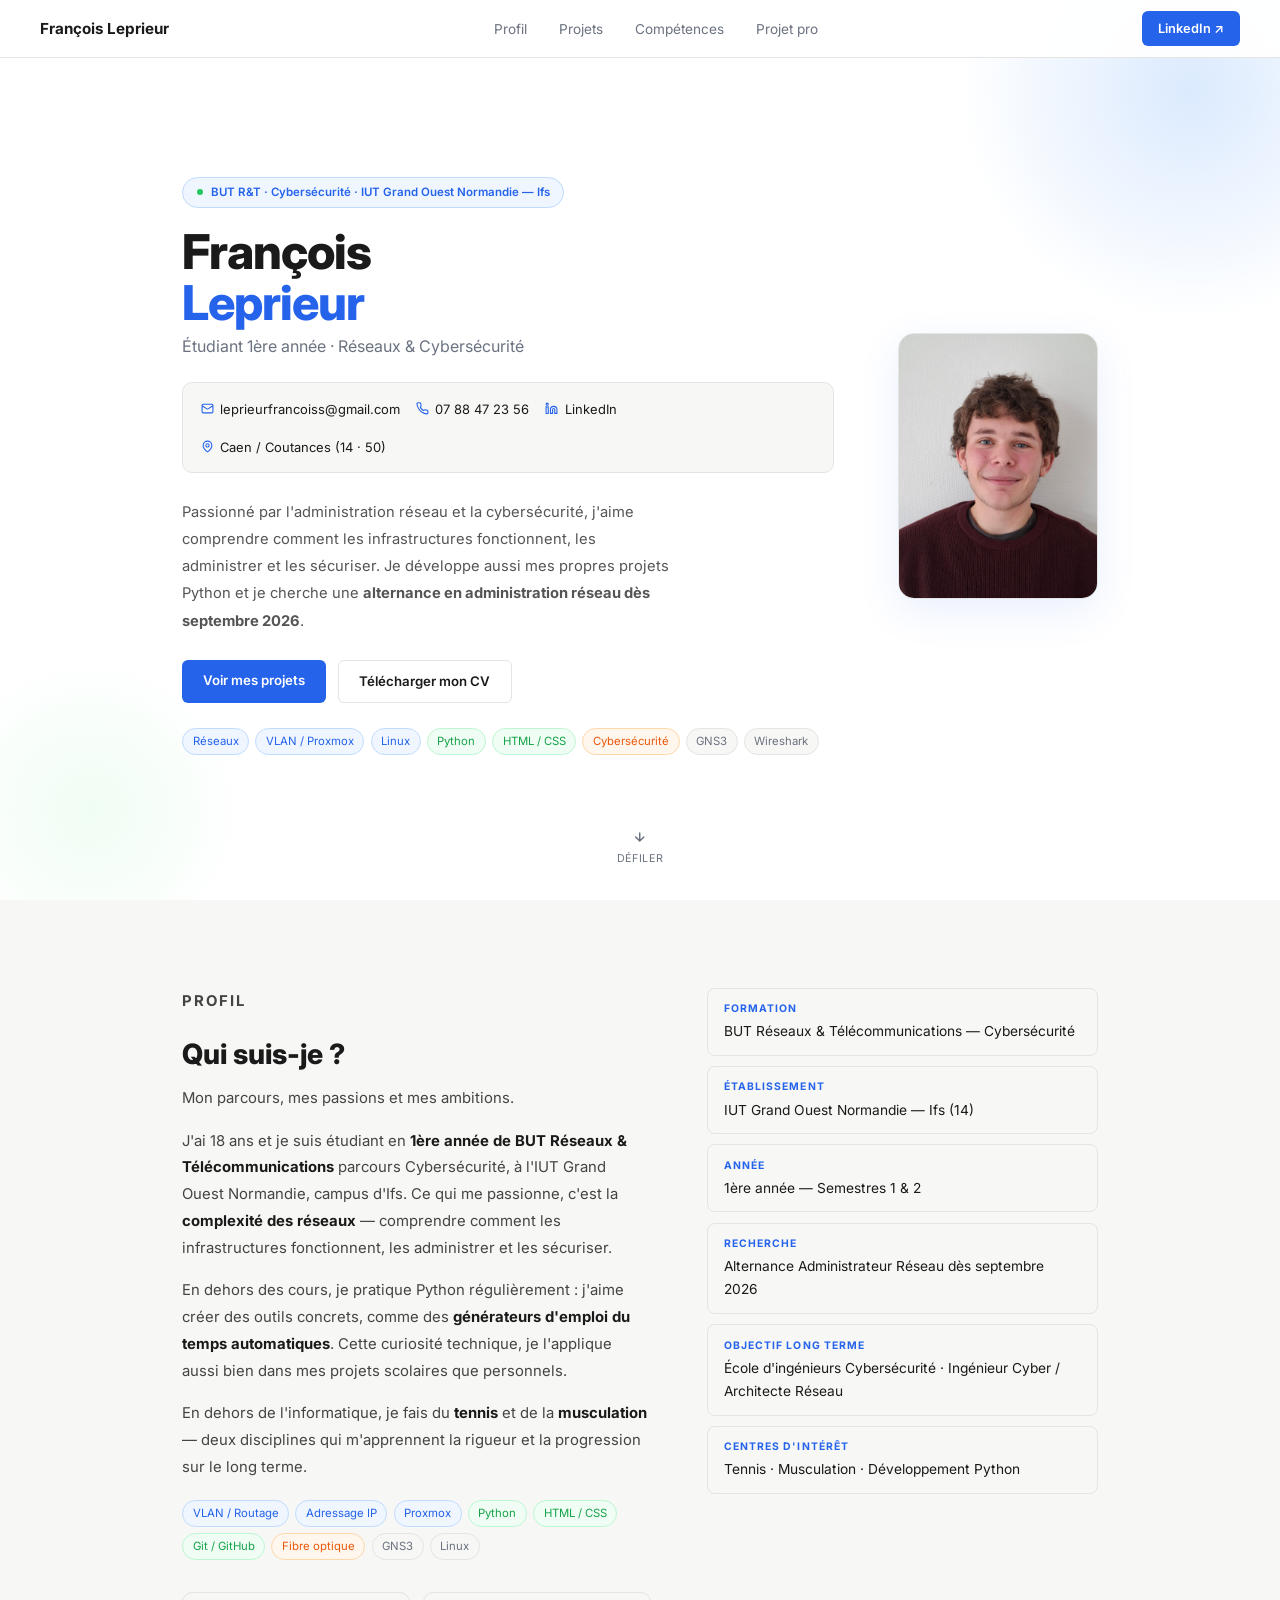
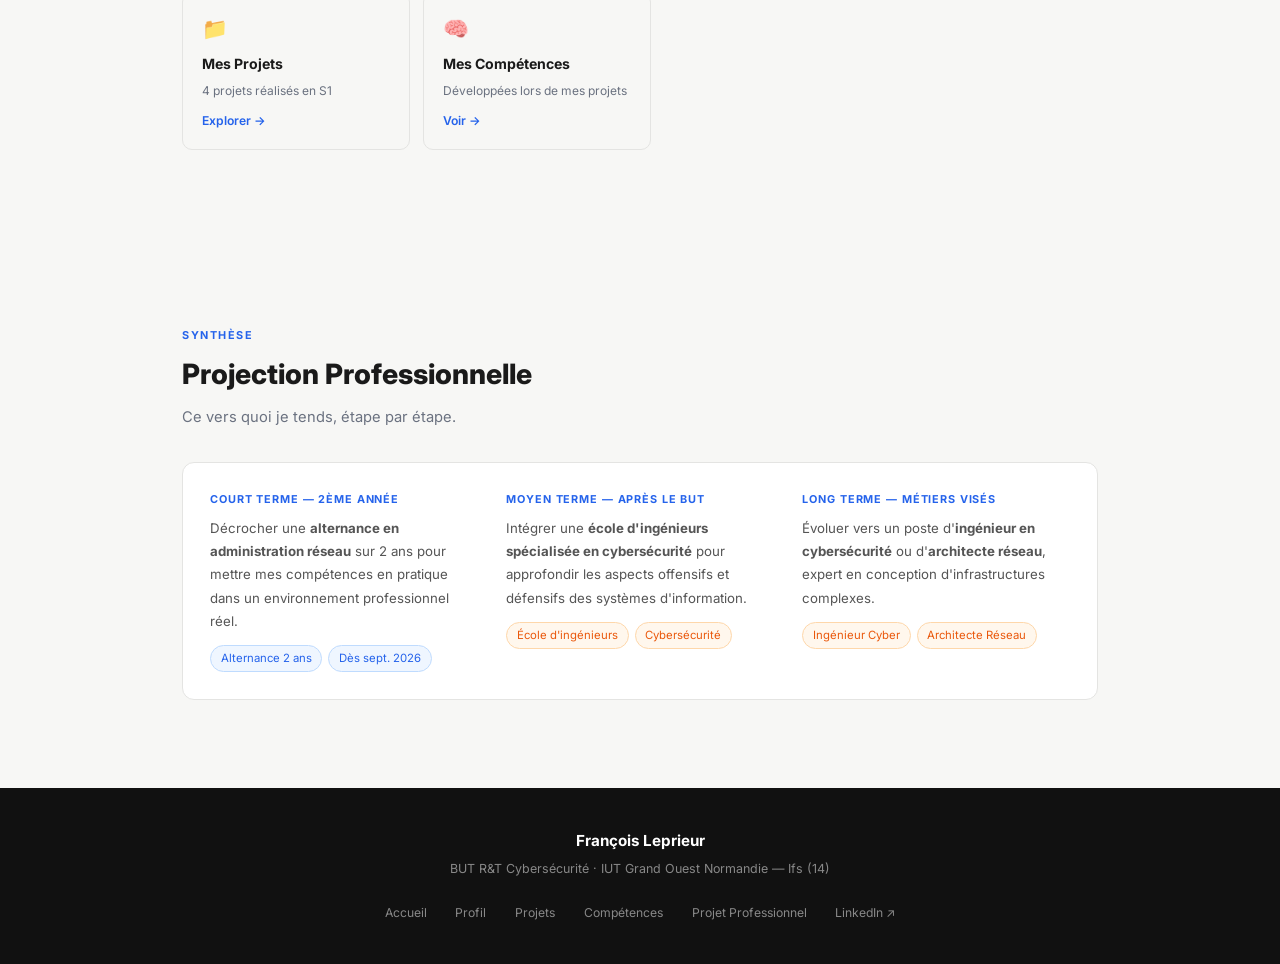
<file: index.html>
<!DOCTYPE html>
<html lang="fr">
<head>
  <meta charset="UTF-8">
  <meta name="viewport" content="width=device-width, initial-scale=1.0">
  <title>Portfolio – François Leprieur</title>
  <link rel="preconnect" href="https://fonts.googleapis.com">
  <link href="https://fonts.googleapis.com/css2?family=Inter:wght@400;500;600;700;800&display=swap" rel="stylesheet">
  <link rel="stylesheet" href="style.css">
  <style>
    /* ── HERO ── */
    #accueil {
      min-height: 100vh;
      display: flex;
      align-items: center;
      background: var(--blanc);
      padding-top: 0;
      padding-bottom: 0;
      position: relative;
      overflow: hidden;
    }
    #accueil::before {
      content: '';
      position: absolute;
      top: -160px; right: -160px;
      width: 500px; height: 500px;
      background: radial-gradient(circle, #dbeafe 0%, transparent 65%);
      pointer-events: none;
    }
    #accueil::after {
      content: '';
      position: absolute;
      bottom: -80px; left: -80px;
      width: 340px; height: 340px;
      background: radial-gradient(circle, #f0fdf4 0%, transparent 65%);
      pointer-events: none;
    }

    .hero-inner {
      max-width: 980px;
      margin: 0 auto;
      padding: 6rem 2rem 4rem;
      display: grid;
      grid-template-columns: 1fr 200px;
      gap: 4rem;
      align-items: center;
      width: 100%;
      position: relative;
      z-index: 1;
    }

    .hero-badge-wrap {
      display: inline-flex;
      align-items: center;
      gap: 0.5rem;
      background: var(--bleu-bg);
      color: var(--bleu);
      font-size: 0.72rem;
      font-weight: 600;
      padding: 0.3rem 0.85rem;
      border-radius: 100px;
      border: 1px solid #bfdbfe;
      margin-bottom: 1.2rem;
    }
    .hero-badge-wrap .live { width: 6px; height: 6px; border-radius: 50%; background: #22c55e; flex-shrink: 0; }

    .hero-name {
      font-size: 3rem;
      font-weight: 800;
      line-height: 1.05;
      letter-spacing: -0.02em;
      margin-bottom: 0.3rem;
    }
    .hero-name span { color: var(--bleu); }
    .hero-role { font-size: 1rem; color: var(--gris); margin-bottom: 1.4rem; }

    /* CONTACTS */
    .hero-contact {
      display: flex;
      flex-wrap: wrap;
      gap: 1rem;
      margin-bottom: 1.6rem;
      padding: 0.9rem 1.1rem;
      background: var(--fond);
      border: 1px solid var(--bordure);
      border-radius: 10px;
    }
    .contact-item {
      display: flex;
      align-items: center;
      gap: 0.4rem;
      font-size: 0.81rem;
      color: var(--texte);
      text-decoration: none;
      transition: color 0.15s;
    }
    .contact-item:hover { color: var(--bleu); }
    .contact-item svg { flex-shrink: 0; color: var(--bleu); }

    .hero-desc {
      font-size: 0.92rem;
      color: #555;
      line-height: 1.85;
      max-width: 490px;
      margin-bottom: 1.6rem;
    }

    .hero-ctas { display: flex; gap: 0.75rem; flex-wrap: wrap; margin-bottom: 1.6rem; }

    .hero-photo {
      width: 100%;
      aspect-ratio: 3/4;
      border-radius: 16px;
      border: 1px solid var(--bordure);
      overflow: hidden;
      background: var(--fond);
      box-shadow: 0 12px 40px rgba(37,99,235,0.10);
    }
    .hero-photo img { width: 100%; height: 100%; object-fit: cover; display: block; }

    .scroll-hint {
      position: absolute;
      bottom: 2rem; left: 50%;
      transform: translateX(-50%);
      display: flex; flex-direction: column; align-items: center; gap: 0.35rem;
      color: var(--gris); font-size: 0.67rem; text-decoration: none;
      letter-spacing: 0.06em; text-transform: uppercase;
      animation: bounce 2.2s ease-in-out infinite;
      z-index: 1;
    }
    @keyframes bounce {
      0%, 100% { transform: translateX(-50%) translateY(0); }
      50% { transform: translateX(-50%) translateY(6px); }
    }

    /* ── PROFIL ── */
    .apropos-grille {
      display: grid;
      grid-template-columns: 1.2fr 1fr;
      gap: 3.5rem;
    }
    .apropos-texte p { font-size: 0.93rem; color: #444; margin-bottom: 1rem; line-height: 1.8; }
    .apropos-texte strong { color: var(--texte); }

    /* ── NAV CARDS ── */
    .nav-cta-bloc {
      display: grid;
      grid-template-columns: 1fr 1fr;
      gap: 0.8rem;
      margin-top: 2rem;
    }
    .nav-cta-card {
      background: var(--fond);
      border: 1px solid var(--bordure);
      border-radius: 10px;
      padding: 1.1rem 1.2rem;
      text-decoration: none;
      color: var(--texte);
      transition: border-color 0.15s, box-shadow 0.15s;
      display: flex;
      flex-direction: column;
      gap: 0.3rem;
    }
    .nav-cta-card:hover { border-color: #bfdbfe; box-shadow: 0 4px 14px rgba(37,99,235,0.07); }
    .nav-cta-card .icon { font-size: 1.3rem; margin-bottom: 0.1rem; }
    .nav-cta-card .titre { font-size: 0.88rem; font-weight: 700; }
    .nav-cta-card .sous { font-size: 0.75rem; color: var(--gris); }
    .nav-cta-card .arrow { font-size: 0.76rem; color: var(--bleu); font-weight: 600; margin-top: 0.3rem; }

    /* ── PROJECTION ── */
    .projection {
      background: var(--blanc);
      border: 1px solid var(--bordure);
      border-radius: 12px;
      padding: 1.7rem;
    }
    .projection-cols { display: grid; grid-template-columns: repeat(3, 1fr); gap: 1.8rem; }
    .projection-cols h4 { font-size: 0.68rem; font-weight: 700; letter-spacing: 0.08em; text-transform: uppercase; color: var(--bleu); margin-bottom: 0.5rem; }
    .projection-cols p { font-size: 0.83rem; color: #555; margin-bottom: 0.75rem; line-height: 1.75; }

    @media (max-width: 768px) {
      .hero-inner { grid-template-columns: 1fr; gap: 2rem; padding-top: 7rem; }
      .hero-photo { max-width: 180px; aspect-ratio: 1/1; border-radius: 50%; }
      .hero-name { font-size: 2.4rem; }
      .apropos-grille, .projection-cols, .nav-cta-bloc { grid-template-columns: 1fr; }
    }
  </style>
</head>
<body>

<nav>
  <a href="index.html" class="logo">François Leprieur</a>
  <ul>
    <li><a href="#profil">Profil</a></li>
    <li><a href="projets.html">Projets</a></li>
    <li><a href="competences.html">Compétences</a></li>
    <li><a href="#bilan">Projet pro</a></li>
  </ul>
  <a href="https://www.linkedin.com/in/leprieur-fran%C3%A7ois-45450b387/" class="btn-nav" target="_blank">LinkedIn ↗</a>
</nav>


<!-- ══ HERO ══ -->
<section id="accueil">
  <div class="hero-inner">
    <div>
      <div class="hero-badge-wrap">
        <span class="live"></span>
        BUT R&T · Cybersécurité · IUT Grand Ouest Normandie — Ifs
      </div>

      <h1 class="hero-name">François<br><span>Leprieur</span></h1>
      <p class="hero-role">Étudiant 1ère année · Réseaux &amp; Cybersécurité</p>

      <div class="hero-contact">
        <a href="mailto:leprieurfrancoiss@gmail.com" class="contact-item">
          <svg width="13" height="13" viewBox="0 0 24 24" fill="none" stroke="currentColor" stroke-width="2"><rect x="2" y="4" width="20" height="16" rx="2"/><path d="m22 7-8.97 5.7a1.94 1.94 0 0 1-2.06 0L2 7"/></svg>
          leprieurfrancoiss@gmail.com
        </a>
        <a href="tel:+33788472356" class="contact-item">
          <svg width="13" height="13" viewBox="0 0 24 24" fill="none" stroke="currentColor" stroke-width="2"><path d="M22 16.92v3a2 2 0 0 1-2.18 2 19.79 19.79 0 0 1-8.63-3.07A19.5 19.5 0 0 1 4.69 12a19.79 19.79 0 0 1-3.07-8.67A2 2 0 0 1 3.6 1.27h3a2 2 0 0 1 2 1.72c.127.96.361 1.903.7 2.81a2 2 0 0 1-.45 2.11L8.09 9.91A16 16 0 0 0 14 15.82l1-1a2 2 0 0 1 2.11-.45c.907.339 1.85.573 2.81.7A2 2 0 0 1 22 16.92z"/></svg>
          07 88 47 23 56
        </a>
        <a href="https://www.linkedin.com/in/leprieur-fran%C3%A7ois-45450b387/" target="_blank" class="contact-item">
          <svg width="13" height="13" viewBox="0 0 24 24" fill="none" stroke="currentColor" stroke-width="2"><path d="M16 8a6 6 0 0 1 6 6v7h-4v-7a2 2 0 0 0-2-2 2 2 0 0 0-2 2v7h-4v-7a6 6 0 0 1 6-6z"/><rect x="2" y="9" width="4" height="12"/><circle cx="4" cy="4" r="2"/></svg>
          LinkedIn
        </a>
        <span class="contact-item">
          <svg width="13" height="13" viewBox="0 0 24 24" fill="none" stroke="currentColor" stroke-width="2"><path d="M20 10c0 6-8 12-8 12s-8-6-8-12a8 8 0 0 1 16 0z"/><circle cx="12" cy="10" r="3"/></svg>
          Caen / Coutances (14 · 50)
        </span>
      </div>

      <p class="hero-desc">
        Passionné par l'administration réseau et la cybersécurité, j'aime comprendre comment les
        infrastructures fonctionnent, les administrer et les sécuriser. Je développe aussi
        mes propres projets Python et je cherche une <strong>alternance en administration réseau
        dès septembre 2026</strong>.
      </p>

      <div class="hero-ctas">
        <a href="projets.html" class="btn btn-plein">Voir mes projets</a>
        <a href="cv.pdf" class="btn btn-vide" target="_blank">Télécharger mon CV</a>
      </div>

      <div class="tags">
        <span class="tag bleu">Réseaux</span>
        <span class="tag bleu">VLAN / Proxmox</span>
        <span class="tag bleu">Linux</span>
        <span class="tag vert">Python</span>
        <span class="tag vert">HTML / CSS</span>
        <span class="tag orange">Cybersécurité</span>
        <span class="tag">GNS3</span>
        <span class="tag">Wireshark</span>
      </div>
    </div>

    <div class="hero-photo">
      <img src="photo.png" alt="François Leprieur">
    </div>
  </div>

  <a href="#profil" class="scroll-hint">
    <svg width="14" height="14" viewBox="0 0 24 24" fill="none" stroke="currentColor" stroke-width="2.5" stroke-linecap="round"><path d="M12 5v14M5 12l7 7 7-7"/></svg>
    Défiler
  </a>
</section>


<!-- ══ PROFIL ══ -->
<section id="profil">
  <div class="contenu">
    <div class="apropos-grille">
      <div class="apropos-texte">
        <p class="label-section">Profil</p>
        <h2>Qui suis-je ?</h2>
        <p class="chapeau">Mon parcours, mes passions et mes ambitions.</p>

        <p>J'ai 18 ans et je suis étudiant en <strong>1ère année de BUT Réseaux &amp; Télécommunications</strong> parcours Cybersécurité, à l'IUT Grand Ouest Normandie, campus d'Ifs. Ce qui me passionne, c'est la <strong>complexité des réseaux</strong> — comprendre comment les infrastructures fonctionnent, les administrer et les sécuriser.</p>
        <p>En dehors des cours, je pratique Python régulièrement : j'aime créer des outils concrets, comme des <strong>générateurs d'emploi du temps automatiques</strong>. Cette curiosité technique, je l'applique aussi bien dans mes projets scolaires que personnels.</p>
        <p>En dehors de l'informatique, je fais du <strong>tennis</strong> et de la <strong>musculation</strong> — deux disciplines qui m'apprennent la rigueur et la progression sur le long terme.</p>

        <div class="tags" style="margin-top:1.2rem">
          <span class="tag bleu">VLAN / Routage</span>
          <span class="tag bleu">Adressage IP</span>
          <span class="tag bleu">Proxmox</span>
          <span class="tag vert">Python</span>
          <span class="tag vert">HTML / CSS</span>
          <span class="tag vert">Git / GitHub</span>
          <span class="tag orange">Fibre optique</span>
          <span class="tag">GNS3</span>
          <span class="tag">Linux</span>
        </div>

        <div class="nav-cta-bloc">
          <a href="projets.html" class="nav-cta-card">
            <div class="icon">📁</div>
            <div class="titre">Mes Projets</div>
            <div class="sous">4 projets réalisés en S1</div>
            <div class="arrow">Explorer →</div>
          </a>
          <a href="competences.html" class="nav-cta-card">
            <div class="icon">🧠</div>
            <div class="titre">Mes Compétences</div>
            <div class="sous">Développées lors de mes projets</div>
            <div class="arrow">Voir →</div>
          </a>
        </div>
      </div>

      <div class="infos">
        <div class="info-ligne">
          <div class="label">Formation</div>
          <div class="valeur">BUT Réseaux &amp; Télécommunications — Cybersécurité</div>
        </div>
        <div class="info-ligne">
          <div class="label">Établissement</div>
          <div class="valeur">IUT Grand Ouest Normandie — Ifs (14)</div>
        </div>
        <div class="info-ligne">
          <div class="label">Année</div>
          <div class="valeur">1ère année — Semestres 1 &amp; 2</div>
        </div>
        <div class="info-ligne">
          <div class="label">Recherche</div>
          <div class="valeur">Alternance Administrateur Réseau dès septembre 2026</div>
        </div>
        <div class="info-ligne">
          <div class="label">Objectif long terme</div>
          <div class="valeur">École d'ingénieurs Cybersécurité · Ingénieur Cyber / Architecte Réseau</div>
        </div>
        <div class="info-ligne">
          <div class="label">Centres d'intérêt</div>
          <div class="valeur">Tennis · Musculation · Développement Python</div>
        </div>
      </div>
    </div>
  </div>
</section>


<!-- ══ PROJECTION ══ -->
<section id="bilan" style="background:var(--fond)">
  <div class="contenu">
    <p class="label-section">Synthèse</p>
    <h2>Projection Professionnelle</h2>
    <p class="chapeau" style="margin-bottom:2rem">Ce vers quoi je tends, étape par étape.</p>
    <div class="projection">
      <div class="projection-cols">
        <div>
          <h4>Court terme — 2ème année</h4>
          <p>Décrocher une <strong>alternance en administration réseau</strong> sur 2 ans pour mettre mes compétences en pratique dans un environnement professionnel réel.</p>
          <div class="tags"><span class="tag bleu">Alternance 2 ans</span><span class="tag bleu">Dès sept. 2026</span></div>
        </div>
        <div>
          <h4>Moyen terme — Après le BUT</h4>
          <p>Intégrer une <strong>école d'ingénieurs spécialisée en cybersécurité</strong> pour approfondir les aspects offensifs et défensifs des systèmes d'information.</p>
          <div class="tags"><span class="tag orange">École d'ingénieurs</span><span class="tag orange">Cybersécurité</span></div>
        </div>
        <div>
          <h4>Long terme — Métiers visés</h4>
          <p>Évoluer vers un poste d'<strong>ingénieur en cybersécurité</strong> ou d'<strong>architecte réseau</strong>, expert en conception d'infrastructures complexes.</p>
          <div class="tags"><span class="tag orange">Ingénieur Cyber</span><span class="tag orange">Architecte Réseau</span></div>
        </div>
      </div>
    </div>
  </div>
</section>


<footer>
  <div class="nom">François Leprieur</div>
  <p>BUT R&T Cybersécurité · IUT Grand Ouest Normandie — Ifs (14)</p>
  <ul>
    <li><a href="#accueil">Accueil</a></li>
    <li><a href="#profil">Profil</a></li>
    <li><a href="projets.html">Projets</a></li>
    <li><a href="competences.html">Compétences</a></li>
    <li><a href="#bilan">Projet Professionnel</a></li>
    <li><a href="https://www.linkedin.com/in/leprieur-fran%C3%A7ois-45450b387/" target="_blank">LinkedIn ↗</a></li>
  </ul>
</footer>

</body>
</html>
</file>
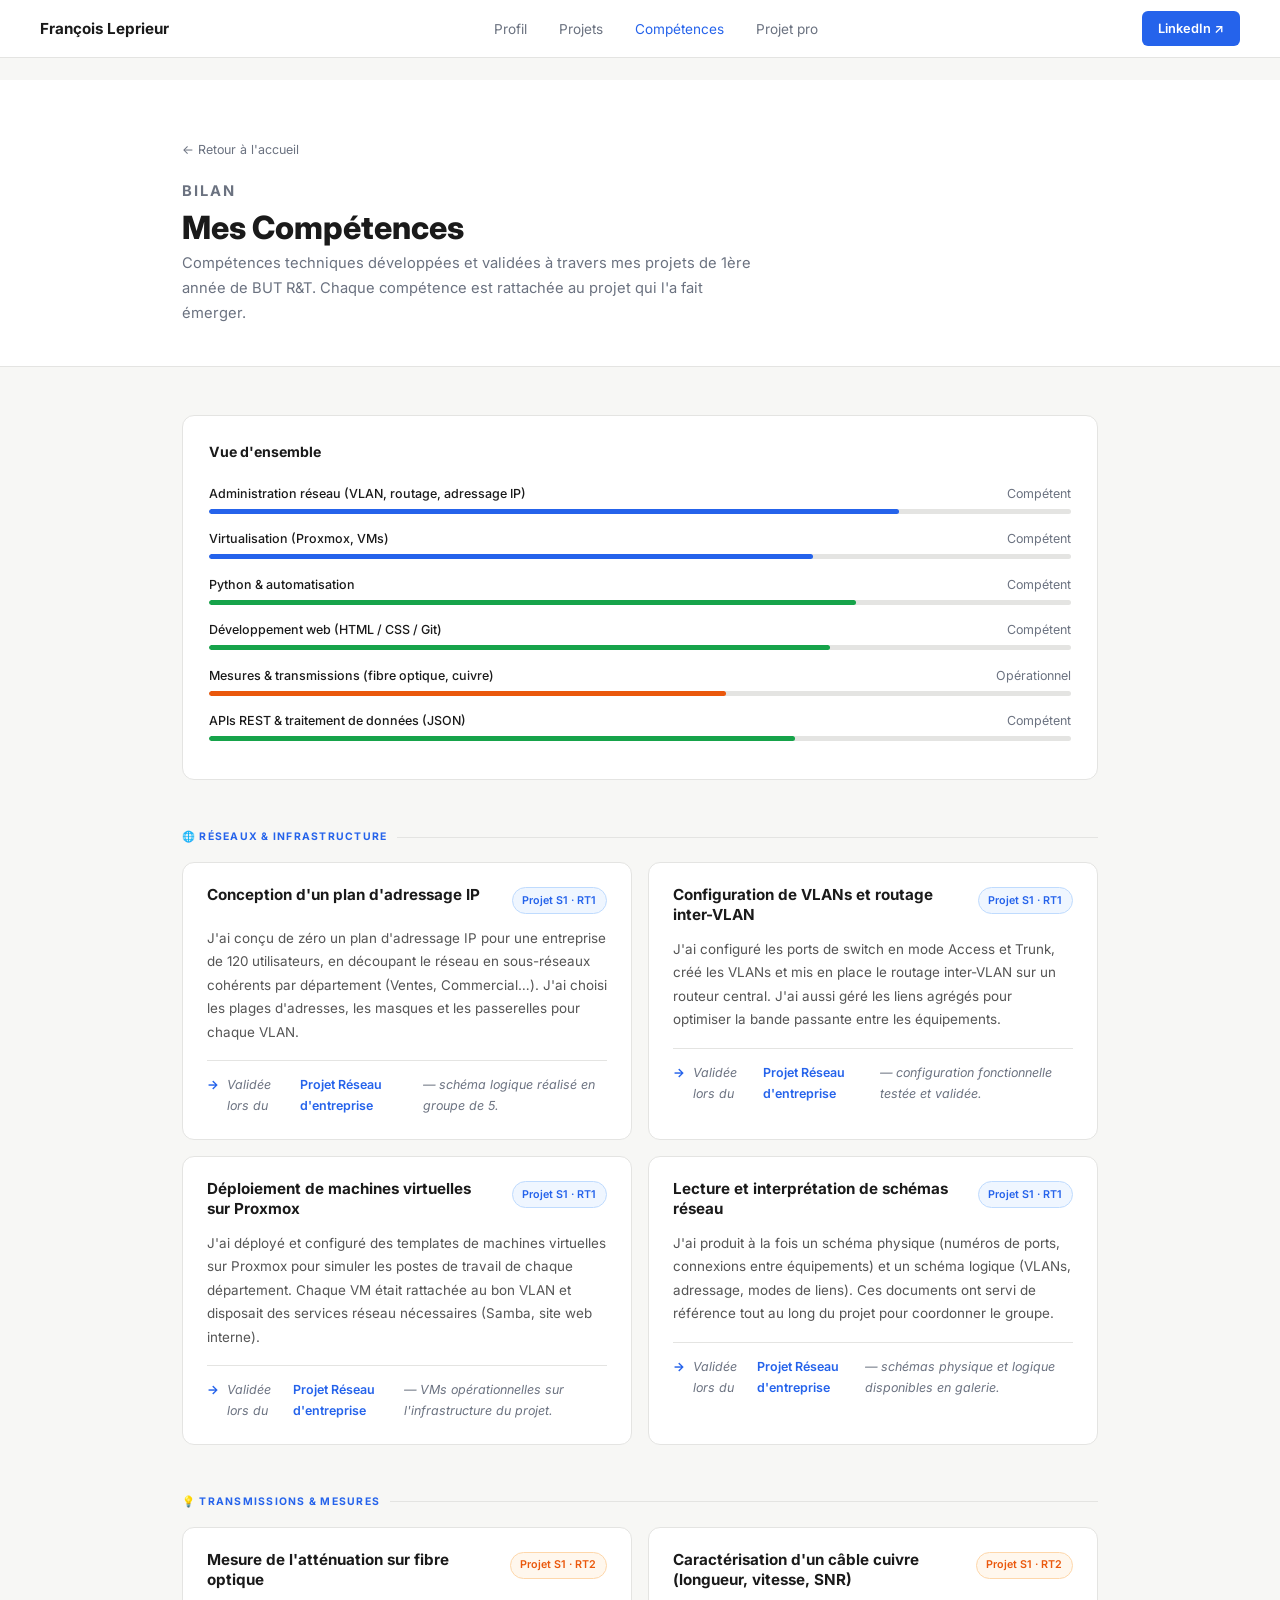
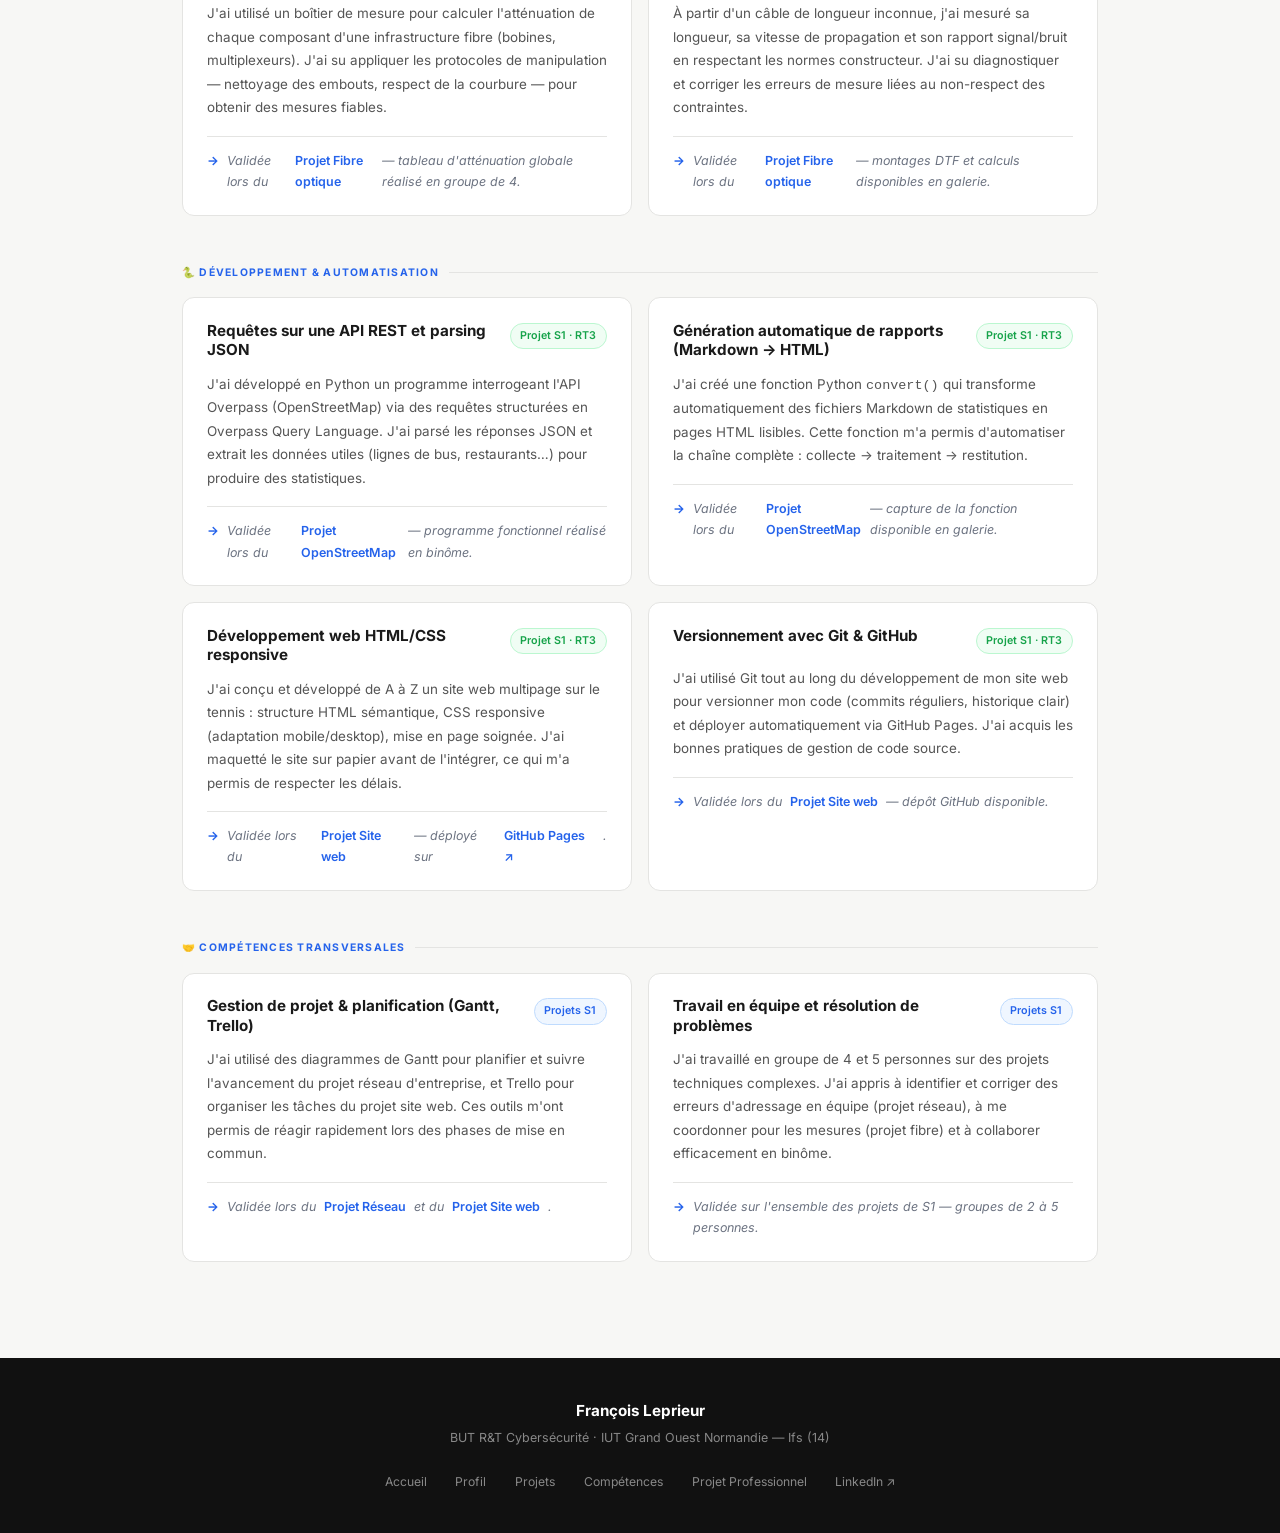
<file: competences.html>
<!DOCTYPE html>
<html lang="fr">
<head>
  <meta charset="UTF-8">
  <meta name="viewport" content="width=device-width, initial-scale=1.0">
  <title>Compétences – François Leprieur</title>
  <link rel="preconnect" href="https://fonts.googleapis.com">
  <link href="https://fonts.googleapis.com/css2?family=Inter:wght@400;500;600;700;800&display=swap" rel="stylesheet">
  <link rel="stylesheet" href="style.css">
  <style>
    .comp-page { padding-top: 5rem; }

    /* ── HEADER ── */
    .comp-header {
      background: var(--blanc);
      border-bottom: 1px solid var(--bordure);
      padding: 3.5rem 0 2.5rem;
    }
    .comp-header h1 { font-size: 2rem; font-weight: 800; margin-bottom: 0.4rem; }
    .comp-header p { color: var(--gris); font-size: 0.92rem; max-width: 580px; }

    .retour {
      display: inline-flex;
      align-items: center;
      gap: 0.4rem;
      font-size: 0.78rem;
      color: var(--gris);
      text-decoration: none;
      margin-bottom: 1.2rem;
      transition: color 0.15s;
    }
    .retour:hover { color: var(--bleu); }

    /* ── GRILLE COMPÉTENCES ── */
    .comp-section { padding: 3rem 0; }
    .comp-section + .comp-section { padding-top: 0; }

    .comp-domaine-titre {
      font-size: 0.65rem;
      font-weight: 700;
      letter-spacing: 0.12em;
      text-transform: uppercase;
      color: var(--bleu);
      margin-bottom: 1rem;
      display: flex;
      align-items: center;
      gap: 0.6rem;
    }
    .comp-domaine-titre::after {
      content: '';
      flex: 1;
      height: 1px;
      background: var(--bordure);
    }

    .comp-grid {
      display: grid;
      grid-template-columns: repeat(auto-fill, minmax(440px, 1fr));
      gap: 1rem;
      margin-bottom: 3rem;
    }

    .comp-card {
      background: var(--blanc);
      border: 1px solid var(--bordure);
      border-radius: 12px;
      padding: 1.4rem 1.5rem;
      transition: box-shadow 0.2s, border-color 0.2s;
    }
    .comp-card:hover { border-color: #bfdbfe; box-shadow: 0 4px 18px rgba(37,99,235,0.06); }

    .comp-card-header {
      display: flex;
      align-items: flex-start;
      justify-content: space-between;
      gap: 1rem;
      margin-bottom: 0.8rem;
    }
    .comp-card-titre {
      font-size: 0.95rem;
      font-weight: 700;
      color: var(--texte);
      line-height: 1.3;
    }
    .comp-source {
      font-size: 0.67rem;
      font-weight: 600;
      color: var(--bleu);
      background: var(--bleu-bg);
      border: 1px solid #bfdbfe;
      padding: 0.2rem 0.6rem;
      border-radius: 100px;
      white-space: nowrap;
      flex-shrink: 0;
      margin-top: 2px;
    }
    .comp-source.vert { color: var(--vert); background: var(--vert-bg); border-color: #bbf7d0; }
    .comp-source.orange { color: var(--orange); background: var(--orange-bg); border-color: #fed7aa; }

    .comp-card-desc {
      font-size: 0.84rem;
      color: #555;
      line-height: 1.75;
      margin-bottom: 1rem;
    }

    .comp-preuve {
      display: flex;
      align-items: flex-start;
      gap: 0.5rem;
      font-size: 0.78rem;
      color: var(--gris);
      padding-top: 0.8rem;
      border-top: 1px solid var(--bordure);
      font-style: italic;
    }
    .comp-preuve::before {
      content: '→';
      color: var(--bleu);
      font-style: normal;
      font-weight: 700;
      flex-shrink: 0;
    }
    .comp-preuve a {
      color: var(--bleu);
      text-decoration: none;
      font-weight: 600;
      font-style: normal;
    }
    .comp-preuve a:hover { text-decoration: underline; }

    /* ── SYNTHÈSE BARRE ── */
    .synthese-bloc {
      background: var(--blanc);
      border: 1px solid var(--bordure);
      border-radius: 12px;
      padding: 1.5rem 1.6rem;
      margin-bottom: 3rem;
    }
    .synthese-bloc h3 { font-size: 0.88rem; font-weight: 700; margin-bottom: 1.2rem; }
    .skill-bar-item { margin-bottom: 0.9rem; }
    .skill-bar-label {
      display: flex;
      justify-content: space-between;
      font-size: 0.78rem;
      margin-bottom: 0.3rem;
    }
    .skill-bar-label span:first-child { color: var(--texte); font-weight: 500; }
    .skill-bar-label span:last-child { color: var(--gris); }
    .skill-bar-track {
      height: 5px;
      background: var(--bordure);
      border-radius: 100px;
      overflow: hidden;
    }
    .skill-bar-fill {
      height: 100%;
      border-radius: 100px;
      background: var(--bleu);
      transition: width 0.6s ease;
    }
    .skill-bar-fill.vert { background: var(--vert); }
    .skill-bar-fill.orange { background: var(--orange); }

    @media (max-width: 768px) {
      .comp-grid { grid-template-columns: 1fr; }
    }
  </style>
</head>
<body>

<nav>
  <a href="index.html" class="logo">François Leprieur</a>
  <ul>
    <li><a href="index.html#profil">Profil</a></li>
    <li><a href="projets.html">Projets</a></li>
    <li><a href="competences.html" style="color:var(--bleu)">Compétences</a></li>
    <li><a href="index.html#bilan">Projet pro</a></li>
  </ul>
  <a href="https://www.linkedin.com/in/leprieur-fran%C3%A7ois-45450b387/" class="btn-nav" target="_blank">LinkedIn ↗</a>
</nav>

<div class="comp-page">

  <div class="comp-header">
    <div class="contenu">
      <a href="index.html" class="retour">← Retour à l'accueil</a>
      <p class="label-section">Bilan</p>
      <h1>Mes Compétences</h1>
      <p>Compétences techniques développées et validées à travers mes projets de 1ère année de BUT R&T. Chaque compétence est rattachée au projet qui l'a fait émerger.</p>
    </div>
  </div>

  <div class="comp-section">
    <div class="contenu">

      <!-- SYNTHÈSE VISUELLE -->
      <div class="synthese-bloc">
        <h3>Vue d'ensemble</h3>
        <div class="skill-bar-item">
          <div class="skill-bar-label"><span>Administration réseau (VLAN, routage, adressage IP)</span><span>Compétent</span></div>
          <div class="skill-bar-track"><div class="skill-bar-fill" style="width:80%"></div></div>
        </div>
        <div class="skill-bar-item">
          <div class="skill-bar-label"><span>Virtualisation (Proxmox, VMs)</span><span>Compétent</span></div>
          <div class="skill-bar-track"><div class="skill-bar-fill" style="width:70%"></div></div>
        </div>
        <div class="skill-bar-item">
          <div class="skill-bar-label"><span>Python & automatisation</span><span>Compétent</span></div>
          <div class="skill-bar-track"><div class="skill-bar-fill vert" style="width:75%"></div></div>
        </div>
        <div class="skill-bar-item">
          <div class="skill-bar-label"><span>Développement web (HTML / CSS / Git)</span><span>Compétent</span></div>
          <div class="skill-bar-track"><div class="skill-bar-fill vert" style="width:72%"></div></div>
        </div>
        <div class="skill-bar-item">
          <div class="skill-bar-label"><span>Mesures & transmissions (fibre optique, cuivre)</span><span>Opérationnel</span></div>
          <div class="skill-bar-track"><div class="skill-bar-fill orange" style="width:60%"></div></div>
        </div>
        <div class="skill-bar-item">
          <div class="skill-bar-label"><span>APIs REST & traitement de données (JSON)</span><span>Compétent</span></div>
          <div class="skill-bar-track"><div class="skill-bar-fill vert" style="width:68%"></div></div>
        </div>
      </div>

      <!-- RÉSEAUX -->
      <p class="comp-domaine-titre">🌐 Réseaux &amp; Infrastructure</p>
      <div class="comp-grid">

        <div class="comp-card">
          <div class="comp-card-header">
            <div class="comp-card-titre">Conception d'un plan d'adressage IP</div>
            <span class="comp-source">Projet S1 · RT1</span>
          </div>
          <p class="comp-card-desc">J'ai conçu de zéro un plan d'adressage IP pour une entreprise de 120 utilisateurs, en découpant le réseau en sous-réseaux cohérents par département (Ventes, Commercial…). J'ai choisi les plages d'adresses, les masques et les passerelles pour chaque VLAN.</p>
          <div class="comp-preuve">Validée lors du <a href="projet-reseau-entreprise.html">Projet Réseau d'entreprise</a> — schéma logique réalisé en groupe de 5.</div>
        </div>

        <div class="comp-card">
          <div class="comp-card-header">
            <div class="comp-card-titre">Configuration de VLANs et routage inter-VLAN</div>
            <span class="comp-source">Projet S1 · RT1</span>
          </div>
          <p class="comp-card-desc">J'ai configuré les ports de switch en mode Access et Trunk, créé les VLANs et mis en place le routage inter-VLAN sur un routeur central. J'ai aussi géré les liens agrégés pour optimiser la bande passante entre les équipements.</p>
          <div class="comp-preuve">Validée lors du <a href="projet-reseau-entreprise.html">Projet Réseau d'entreprise</a> — configuration fonctionnelle testée et validée.</div>
        </div>

        <div class="comp-card">
          <div class="comp-card-header">
            <div class="comp-card-titre">Déploiement de machines virtuelles sur Proxmox</div>
            <span class="comp-source">Projet S1 · RT1</span>
          </div>
          <p class="comp-card-desc">J'ai déployé et configuré des templates de machines virtuelles sur Proxmox pour simuler les postes de travail de chaque département. Chaque VM était rattachée au bon VLAN et disposait des services réseau nécessaires (Samba, site web interne).</p>
          <div class="comp-preuve">Validée lors du <a href="projet-reseau-entreprise.html">Projet Réseau d'entreprise</a> — VMs opérationnelles sur l'infrastructure du projet.</div>
        </div>

        <div class="comp-card">
          <div class="comp-card-header">
            <div class="comp-card-titre">Lecture et interprétation de schémas réseau</div>
            <span class="comp-source">Projet S1 · RT1</span>
          </div>
          <p class="comp-card-desc">J'ai produit à la fois un schéma physique (numéros de ports, connexions entre équipements) et un schéma logique (VLANs, adressage, modes de liens). Ces documents ont servi de référence tout au long du projet pour coordonner le groupe.</p>
          <div class="comp-preuve">Validée lors du <a href="projet-reseau-entreprise.html">Projet Réseau d'entreprise</a> — schémas physique et logique disponibles en galerie.</div>
        </div>

      </div>

      <!-- TRANSMISSIONS -->
      <p class="comp-domaine-titre">💡 Transmissions &amp; Mesures</p>
      <div class="comp-grid">

        <div class="comp-card">
          <div class="comp-card-header">
            <div class="comp-card-titre">Mesure de l'atténuation sur fibre optique</div>
            <span class="comp-source orange">Projet S1 · RT2</span>
          </div>
          <p class="comp-card-desc">J'ai utilisé un boîtier de mesure pour calculer l'atténuation de chaque composant d'une infrastructure fibre (bobines, multiplexeurs). J'ai su appliquer les protocoles de manipulation — nettoyage des embouts, respect de la courbure — pour obtenir des mesures fiables.</p>
          <div class="comp-preuve">Validée lors du <a href="projet-fibre-optique.html">Projet Fibre optique</a> — tableau d'atténuation globale réalisé en groupe de 4.</div>
        </div>

        <div class="comp-card">
          <div class="comp-card-header">
            <div class="comp-card-titre">Caractérisation d'un câble cuivre (longueur, vitesse, SNR)</div>
            <span class="comp-source orange">Projet S1 · RT2</span>
          </div>
          <p class="comp-card-desc">À partir d'un câble de longueur inconnue, j'ai mesuré sa longueur, sa vitesse de propagation et son rapport signal/bruit en respectant les normes constructeur. J'ai su diagnostiquer et corriger les erreurs de mesure liées au non-respect des contraintes.</p>
          <div class="comp-preuve">Validée lors du <a href="projet-fibre-optique.html">Projet Fibre optique</a> — montages DTF et calculs disponibles en galerie.</div>
        </div>

      </div>

      <!-- DÉVELOPPEMENT -->
      <p class="comp-domaine-titre">🐍 Développement &amp; Automatisation</p>
      <div class="comp-grid">

        <div class="comp-card">
          <div class="comp-card-header">
            <div class="comp-card-titre">Requêtes sur une API REST et parsing JSON</div>
            <span class="comp-source vert">Projet S1 · RT3</span>
          </div>
          <p class="comp-card-desc">J'ai développé en Python un programme interrogeant l'API Overpass (OpenStreetMap) via des requêtes structurées en Overpass Query Language. J'ai parsé les réponses JSON et extrait les données utiles (lignes de bus, restaurants…) pour produire des statistiques.</p>
          <div class="comp-preuve">Validée lors du <a href="projet-openstreetmap.html">Projet OpenStreetMap</a> — programme fonctionnel réalisé en binôme.</div>
        </div>

        <div class="comp-card">
          <div class="comp-card-header">
            <div class="comp-card-titre">Génération automatique de rapports (Markdown → HTML)</div>
            <span class="comp-source vert">Projet S1 · RT3</span>
          </div>
          <p class="comp-card-desc">J'ai créé une fonction Python <code>convert()</code> qui transforme automatiquement des fichiers Markdown de statistiques en pages HTML lisibles. Cette fonction m'a permis d'automatiser la chaîne complète : collecte → traitement → restitution.</p>
          <div class="comp-preuve">Validée lors du <a href="projet-openstreetmap.html">Projet OpenStreetMap</a> — capture de la fonction disponible en galerie.</div>
        </div>

        <div class="comp-card">
          <div class="comp-card-header">
            <div class="comp-card-titre">Développement web HTML/CSS responsive</div>
            <span class="comp-source vert">Projet S1 · RT3</span>
          </div>
          <p class="comp-card-desc">J'ai conçu et développé de A à Z un site web multipage sur le tennis : structure HTML sémantique, CSS responsive (adaptation mobile/desktop), mise en page soignée. J'ai maquetté le site sur papier avant de l'intégrer, ce qui m'a permis de respecter les délais.</p>
          <div class="comp-preuve">Validée lors du <a href="projet-site-web.html">Projet Site web</a> — déployé sur <a href="https://francoisleprieur.github.io/Mon-Projet/" target="_blank">GitHub Pages ↗</a>.</div>
        </div>

        <div class="comp-card">
          <div class="comp-card-header">
            <div class="comp-card-titre">Versionnement avec Git &amp; GitHub</div>
            <span class="comp-source vert">Projet S1 · RT3</span>
          </div>
          <p class="comp-card-desc">J'ai utilisé Git tout au long du développement de mon site web pour versionner mon code (commits réguliers, historique clair) et déployer automatiquement via GitHub Pages. J'ai acquis les bonnes pratiques de gestion de code source.</p>
          <div class="comp-preuve">Validée lors du <a href="projet-site-web.html">Projet Site web</a> — dépôt GitHub disponible.</div>
        </div>

      </div>

      <!-- TRANSVERSALES -->
      <p class="comp-domaine-titre">🤝 Compétences transversales</p>
      <div class="comp-grid">

        <div class="comp-card">
          <div class="comp-card-header">
            <div class="comp-card-titre">Gestion de projet &amp; planification (Gantt, Trello)</div>
            <span class="comp-source">Projets S1</span>
          </div>
          <p class="comp-card-desc">J'ai utilisé des diagrammes de Gantt pour planifier et suivre l'avancement du projet réseau d'entreprise, et Trello pour organiser les tâches du projet site web. Ces outils m'ont permis de réagir rapidement lors des phases de mise en commun.</p>
          <div class="comp-preuve">Validée lors du <a href="projet-reseau-entreprise.html">Projet Réseau</a> et du <a href="projet-site-web.html">Projet Site web</a>.</div>
        </div>

        <div class="comp-card">
          <div class="comp-card-header">
            <div class="comp-card-titre">Travail en équipe et résolution de problèmes</div>
            <span class="comp-source">Projets S1</span>
          </div>
          <p class="comp-card-desc">J'ai travaillé en groupe de 4 et 5 personnes sur des projets techniques complexes. J'ai appris à identifier et corriger des erreurs d'adressage en équipe (projet réseau), à me coordonner pour les mesures (projet fibre) et à collaborer efficacement en binôme.</p>
          <div class="comp-preuve">Validée sur l'ensemble des projets de S1 — groupes de 2 à 5 personnes.</div>
        </div>

      </div>

    </div>
  </div>
</div>

<footer>
  <div class="nom">François Leprieur</div>
  <p>BUT R&T Cybersécurité · IUT Grand Ouest Normandie — Ifs (14)</p>
  <ul>
    <li><a href="index.html">Accueil</a></li>
    <li><a href="index.html#profil">Profil</a></li>
    <li><a href="projets.html">Projets</a></li>
    <li><a href="competences.html">Compétences</a></li>
    <li><a href="index.html#bilan">Projet Professionnel</a></li>
    <li><a href="https://www.linkedin.com/in/leprieur-fran%C3%A7ois-45450b387/" target="_blank">LinkedIn ↗</a></li>
  </ul>
</footer>

</body>
</html>
</file>
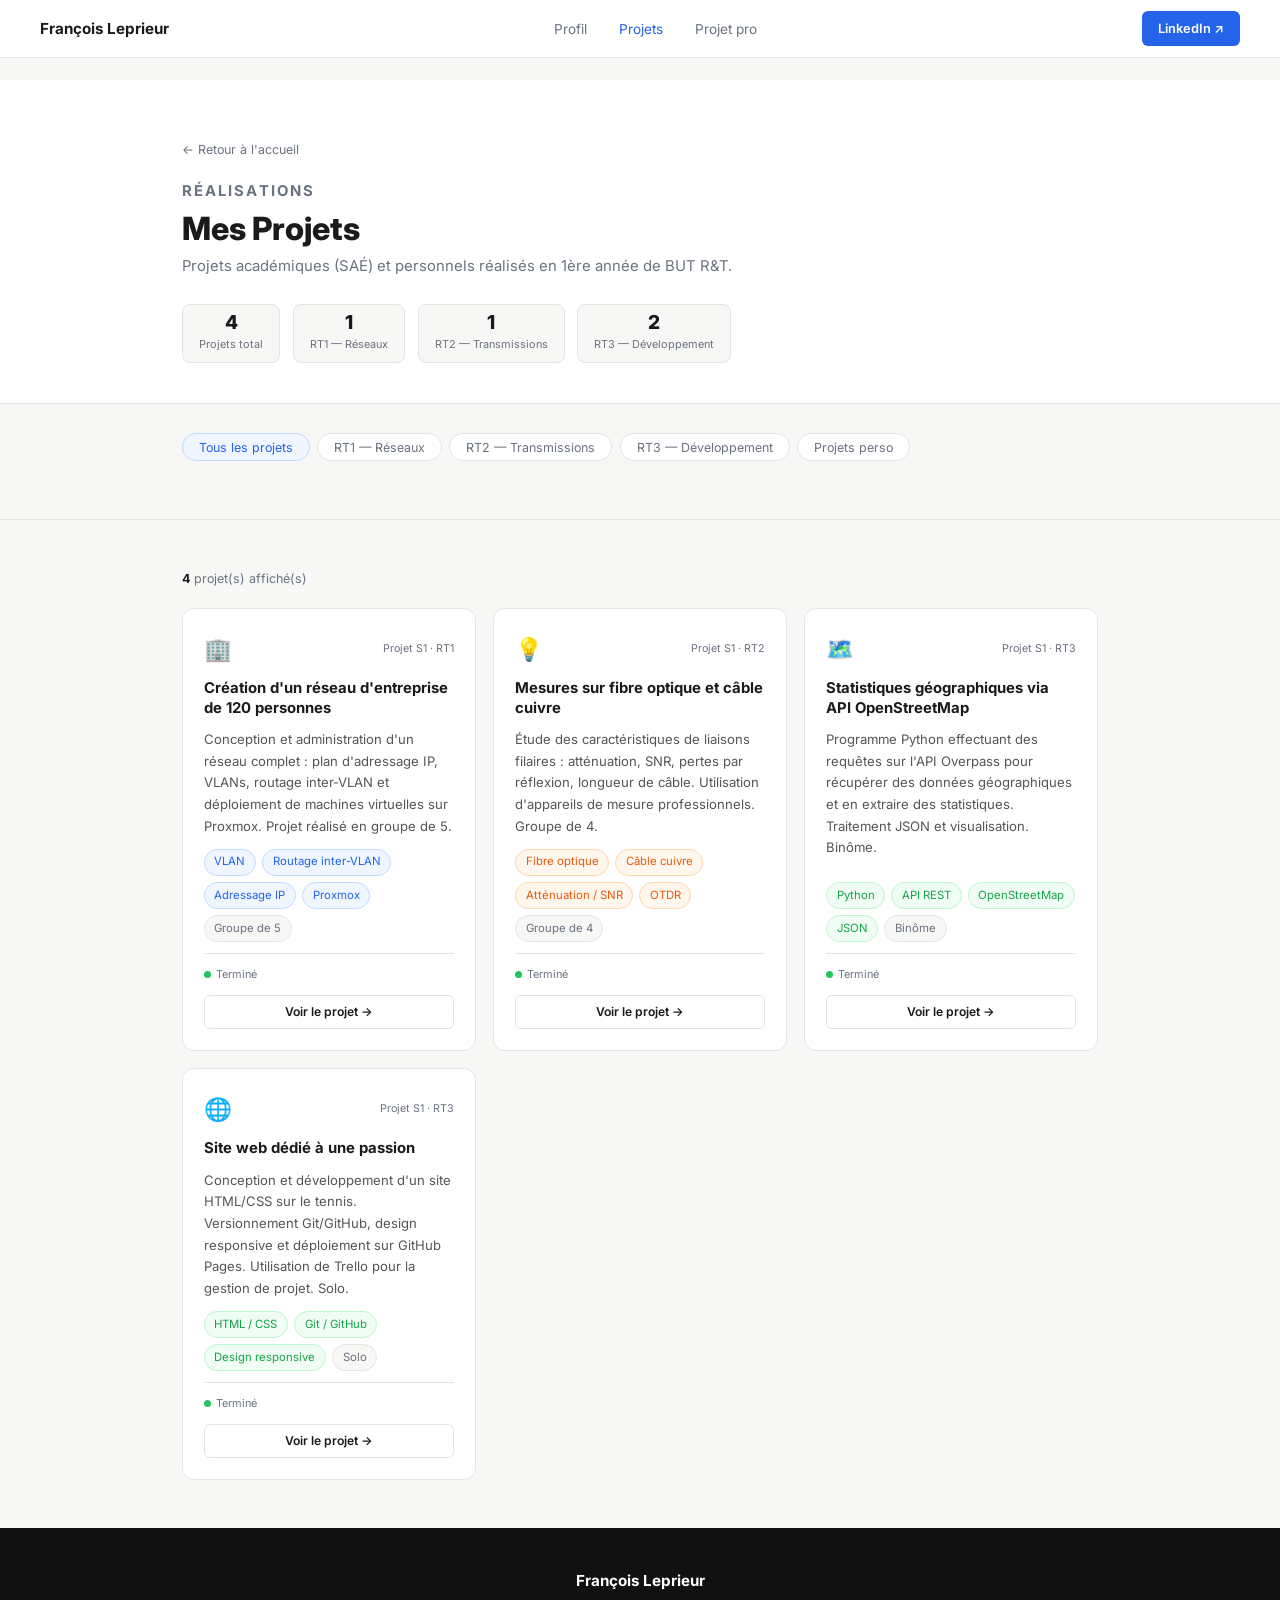
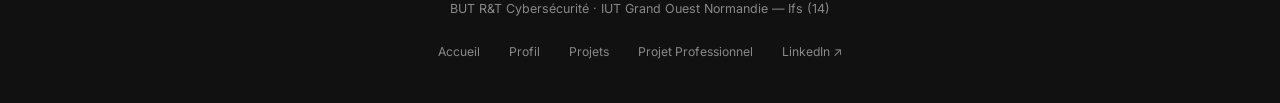
<file: projets.html>
<!DOCTYPE html>
<html lang="fr">
<head>
  <meta charset="UTF-8">
  <meta name="viewport" content="width=device-width, initial-scale=1.0">
  <title>Projets – François Leprieur</title>
  <link rel="preconnect" href="https://fonts.googleapis.com">
  <link href="https://fonts.googleapis.com/css2?family=Inter:wght@400;500;600;700;800&display=swap" rel="stylesheet">
  <link rel="stylesheet" href="style.css">
  <style>
    .projets-page { padding-top: 5rem; }

    /* ── PAGE HEADER ── */
    .projets-header {
      background: var(--blanc);
      border-bottom: 1px solid var(--bordure);
      padding: 3.5rem 0 2.5rem;
    }
    .projets-header h1 {
      font-size: 2rem;
      font-weight: 800;
      line-height: 1.15;
      margin-bottom: 0.4rem;
    }
    .projets-header p {
      color: var(--gris);
      font-size: 0.93rem;
    }

    /* ── STATS RAPIDES ── */
    .stats-rapides {
      display: flex;
      gap: 0.8rem;
      flex-wrap: wrap;
      margin-top: 1.5rem;
    }
    .stat-pill {
      background: var(--fond);
      border: 1px solid var(--bordure);
      border-radius: 8px;
      padding: 0.55rem 1rem;
      text-align: center;
    }
    .stat-pill .n { font-size: 1.2rem; font-weight: 800; color: var(--texte); line-height: 1; }
    .stat-pill .l { font-size: 0.68rem; color: var(--gris); margin-top: 0.15rem; }

    /* ── FILTRES ── */
    .filtres-section {
      padding: 1.8rem 0;
      background: var(--fond);
      border-bottom: 1px solid var(--bordure);
      position: sticky;
      top: 58px;
      z-index: 50;
    }
    .filtres { display: flex; gap: 0.45rem; flex-wrap: wrap; }
    .filtre {
      background: var(--blanc);
      border: 1px solid var(--bordure);
      color: var(--gris);
      padding: 0.35rem 1rem;
      border-radius: 100px;
      font-size: 0.78rem;
      font-family: inherit;
      cursor: pointer;
      transition: all 0.15s;
    }
    .filtre:hover, .filtre.actif {
      background: var(--bleu-bg);
      border-color: #bfdbfe;
      color: var(--bleu);
    }

    /* ── GRILLE PROJETS ── */
    .projets-contenu { padding: 3rem 0; }
    .grille-projets {
      display: grid;
      grid-template-columns: repeat(auto-fill, minmax(290px, 1fr));
      gap: 1.1rem;
    }
    .projet {
      background: var(--blanc);
      border: 1px solid var(--bordure);
      border-radius: 12px;
      padding: 1.3rem;
      display: flex;
      flex-direction: column;
      gap: 0.7rem;
      transition: box-shadow 0.2s, border-color 0.2s, opacity 0.2s;
    }
    .projet:hover {
      border-color: #bfdbfe;
      box-shadow: 0 4px 18px rgba(37,99,235,0.07);
    }
    .projet.masque { display: none; }

    .projet-entete { display: flex; justify-content: space-between; align-items: center; }
    .projet-icone { font-size: 1.4rem; }
    .projet-semestre { font-size: 0.67rem; color: var(--gris); }
    .projet h3 { font-size: 0.93rem; font-weight: 700; line-height: 1.3; }
    .projet p { font-size: 0.82rem; color: #555; line-height: 1.65; flex: 1; }

    .projet-pied {
      display: flex;
      justify-content: space-between;
      align-items: center;
      padding-top: 0.7rem;
      border-top: 1px solid var(--bordure);
    }
    .niveau { display: flex; align-items: center; gap: 0.3rem; font-size: 0.68rem; color: var(--gris); }
    .point { width: 7px; height: 7px; border-radius: 50%; }
    .point.vert { background: #22c55e; }
    .point.orange { background: #f97316; }
    .point.bleu { background: var(--bleu); }

    /* compteur de résultats */
    .resultat-count {
      font-size: 0.78rem;
      color: var(--gris);
      margin-bottom: 1.2rem;
    }
    .resultat-count strong { color: var(--texte); }

    @media (max-width: 768px) {
      .filtres-section { position: static; }
    }
  </style>
</head>
<body>

<nav>
  <a href="index.html" class="logo">François Leprieur</a>
  <ul>
    <li><a href="index.html#apropos">Profil</a></li>
    <li><a href="projets.html" style="color:var(--bleu)">Projets</a></li>
    <li><a href="index.html#bilan">Projet pro</a></li>
  </ul>
  <a href="https://www.linkedin.com/in/leprieur-fran%C3%A7ois-45450b387/" class="btn-nav" target="_blank">LinkedIn ↗</a>
</nav>

<div class="projets-page">

  <!-- EN-TÊTE PAGE -->
  <div class="projets-header">
    <div class="contenu">
      <a href="index.html" style="display:inline-flex;align-items:center;gap:0.4rem;font-size:0.78rem;color:var(--gris);text-decoration:none;margin-bottom:1.2rem;transition:color 0.15s;" onmouseover="this.style.color='var(--bleu)'" onmouseout="this.style.color='var(--gris)'">← Retour à l'accueil</a>
      <p class="label-section">Réalisations</p>
      <h1>Mes Projets</h1>
      <p>Projets académiques (SAÉ) et personnels réalisés en 1ère année de BUT R&T.</p>
      <div class="stats-rapides">
        <div class="stat-pill"><div class="n">4</div><div class="l">Projets total</div></div>
        <div class="stat-pill"><div class="n">1</div><div class="l">RT1 — Réseaux</div></div>
        <div class="stat-pill"><div class="n">1</div><div class="l">RT2 — Transmissions</div></div>
        <div class="stat-pill"><div class="n">2</div><div class="l">RT3 — Développement</div></div>
      </div>
    </div>
  </div>

  <!-- FILTRES (sticky) -->
  <div class="filtres-section">
    <div class="contenu">
      <div class="filtres">
        <button class="filtre actif" data-filtre="tous">Tous les projets</button>
        <button class="filtre" data-filtre="rt1">RT1 — Réseaux</button>
        <button class="filtre" data-filtre="rt2">RT2 — Transmissions</button>
        <button class="filtre" data-filtre="rt3">RT3 — Développement</button>
        <button class="filtre" data-filtre="perso">Projets perso</button>
      </div>
    </div>
  </div>

  <!-- GRILLE -->
  <div class="projets-contenu">
    <div class="contenu">
      <p class="resultat-count"><strong id="count">4</strong> projet(s) affiché(s)</p>

      <div class="grille-projets">

        <div class="projet" data-cat="rt1">
          <div class="projet-entete">
            <span class="projet-icone">🏢</span>
            <span class="projet-semestre">Projet S1 · RT1</span>
          </div>
          <h3>Création d'un réseau d'entreprise de 120 personnes</h3>
          <p>Conception et administration d'un réseau complet : plan d'adressage IP, VLANs, routage inter-VLAN et déploiement de machines virtuelles sur Proxmox. Projet réalisé en groupe de 5.</p>
          <div class="tags">
            <span class="tag bleu">VLAN</span>
            <span class="tag bleu">Routage inter-VLAN</span>
            <span class="tag bleu">Adressage IP</span>
            <span class="tag bleu">Proxmox</span>
            <span class="tag">Groupe de 5</span>
          </div>
          <div class="projet-pied">
            <div class="niveau"><span class="point vert"></span>Terminé</div>
          </div>
          <a href="projet-reseau-entreprise.html" class="btn btn-vide" style="font-size:0.76rem;padding:0.35rem 0.9rem;text-align:center;">Voir le projet →</a>
        </div>

        <div class="projet" data-cat="rt2">
          <div class="projet-entete">
            <span class="projet-icone">💡</span>
            <span class="projet-semestre">Projet S1 · RT2</span>
          </div>
          <h3>Mesures sur fibre optique et câble cuivre</h3>
          <p>Étude des caractéristiques de liaisons filaires : atténuation, SNR, pertes par réflexion, longueur de câble. Utilisation d'appareils de mesure professionnels. Groupe de 4.</p>
          <div class="tags">
            <span class="tag orange">Fibre optique</span>
            <span class="tag orange">Câble cuivre</span>
            <span class="tag orange">Atténuation / SNR</span>
            <span class="tag orange">OTDR</span>
            <span class="tag">Groupe de 4</span>
          </div>
          <div class="projet-pied">
            <div class="niveau"><span class="point vert"></span>Terminé</div>
          </div>
          <a href="projet-fibre-optique.html" class="btn btn-vide" style="font-size:0.76rem;padding:0.35rem 0.9rem;text-align:center;">Voir le projet →</a>
        </div>

        <div class="projet" data-cat="rt3">
          <div class="projet-entete">
            <span class="projet-icone">🗺️</span>
            <span class="projet-semestre">Projet S1 · RT3</span>
          </div>
          <h3>Statistiques géographiques via API OpenStreetMap</h3>
          <p>Programme Python effectuant des requêtes sur l'API Overpass pour récupérer des données géographiques et en extraire des statistiques. Traitement JSON et visualisation. Binôme.</p>
          <div class="tags">
            <span class="tag vert">Python</span>
            <span class="tag vert">API REST</span>
            <span class="tag vert">OpenStreetMap</span>
            <span class="tag vert">JSON</span>
            <span class="tag">Binôme</span>
          </div>
          <div class="projet-pied">
            <div class="niveau"><span class="point vert"></span>Terminé</div>
          </div>
          <a href="projet-openstreetmap.html" class="btn btn-vide" style="font-size:0.76rem;padding:0.35rem 0.9rem;text-align:center;">Voir le projet →</a>
        </div>

        <div class="projet" data-cat="rt3">
          <div class="projet-entete">
            <span class="projet-icone">🌐</span>
            <span class="projet-semestre">Projet S1 · RT3</span>
          </div>
          <h3>Site web dédié à une passion</h3>
          <p>Conception et développement d'un site HTML/CSS sur le tennis. Versionnement Git/GitHub, design responsive et déploiement sur GitHub Pages. Utilisation de Trello pour la gestion de projet. Solo.</p>
          <div class="tags">
            <span class="tag vert">HTML / CSS</span>
            <span class="tag vert">Git / GitHub</span>
            <span class="tag vert">Design responsive</span>
            <span class="tag">Solo</span>
          </div>
          <div class="projet-pied">
            <div class="niveau"><span class="point vert"></span>Terminé</div>
          </div>
          <a href="projet-site-web.html" class="btn btn-vide" style="font-size:0.76rem;padding:0.35rem 0.9rem;text-align:center;">Voir le projet →</a>
        </div>

        <!-- Projet perso commenté, prêt à décommenter
        <div class="projet" data-cat="perso">
          <div class="projet-entete">
            <span class="projet-icone">🐍</span>
            <span class="projet-semestre">Projet personnel</span>
          </div>
          <h3>Générateur d'emploi du temps automatique</h3>
          <p>Programme Python pour générer automatiquement des emplois du temps à partir de contraintes définies. Backtracking, automatisation de tâches répétitives. Solo.</p>
          <div class="tags">
            <span class="tag vert">Python</span>
            <span class="tag vert">Automatisation</span>
            <span class="tag">Solo</span>
          </div>
          <div class="projet-pied">
            <div class="niveau"><span class="point vert"></span>Terminé</div>
          </div>
          <a href="projet-emploi-du-temps.html" class="btn btn-vide" style="font-size:0.76rem;padding:0.35rem 0.9rem;text-align:center;">Voir le projet →</a>
        </div>
        -->

      </div>
    </div>
  </div>

</div>

<footer>
  <div class="nom">François Leprieur</div>
  <p>BUT R&T Cybersécurité · IUT Grand Ouest Normandie — Ifs (14)</p>
  <ul>
    <li><a href="index.html">Accueil</a></li>
    <li><a href="index.html#apropos">Profil</a></li>
    <li><a href="projets.html">Projets</a></li>
    <li><a href="index.html#bilan">Projet Professionnel</a></li>
    <li><a href="https://www.linkedin.com/in/leprieur-fran%C3%A7ois-45450b387/" target="_blank">LinkedIn ↗</a></li>
  </ul>
</footer>

<script>
  const filtres = document.querySelectorAll('.filtre');
  const projets = document.querySelectorAll('.projet');
  const count = document.getElementById('count');

  filtres.forEach(btn => {
    btn.addEventListener('click', () => {
      filtres.forEach(b => b.classList.remove('actif'));
      btn.classList.add('actif');
      const cat = btn.dataset.filtre;
      let visible = 0;
      projets.forEach(card => {
        const hide = cat !== 'tous' && !card.dataset.cat.includes(cat);
        card.classList.toggle('masque', hide);
        if (!hide) visible++;
      });
      count.textContent = visible;
    });
  });
</script>
</body>
</html>
</file>
<file: style.css>
:root {
  --blanc:   #ffffff;
  --fond:    #f7f7f5;
  --bordure: #e4e4e2;
  --texte:   #1a1a1a;
  --gris:    #6b7280;
  --bleu:    #2563eb;
  --bleu-bg: #eff6ff;
  --vert-bg: #f0fdf4;
  --vert:    #16a34a;
  --orange-bg: #fff7ed;
  --orange:  #ea580c;
}

* { box-sizing: border-box; margin: 0; padding: 0; }
html { scroll-behavior: smooth; }
body {
  font-family: 'Inter', sans-serif;
  font-size: 15px;
  line-height: 1.7;
  color: var(--texte);
  background: var(--fond);
}

/* NAV */
nav {
  position: fixed;
  top: 0; left: 0; right: 0;
  height: 58px;
  display: flex;
  align-items: center;
  justify-content: space-between;
  padding: 0 2.5rem;
  background: rgba(255,255,255,0.93);
  backdrop-filter: blur(10px);
  border-bottom: 1px solid var(--bordure);
  z-index: 100;
}

nav .logo {
  font-weight: 700;
  font-size: 0.95rem;
  color: var(--texte);
  text-decoration: none;
}

nav ul { list-style: none; display: flex; gap: 2rem; }

nav a {
  color: var(--gris);
  text-decoration: none;
  font-size: 0.85rem;
  transition: color 0.15s;
}
nav a:hover { color: var(--bleu); }

.btn-nav {
  background: var(--bleu);
  color: white !important;
  padding: 0.4rem 1rem;
  border-radius: 6px;
  font-size: 0.8rem;
  font-weight: 600;
}
.btn-nav:hover { opacity: 0.85; }

/* LAYOUT */
section { padding: 5.5rem 0; }
section:nth-child(even) { background: var(--blanc); }

.contenu {
  max-width: 980px;
  margin: 0 auto;
  padding: 0 2rem;
}

.label-section {
  font-size: 0.68rem;
  font-weight: 700;
  letter-spacing: 0.14em;
  text-transform: uppercase;
  color: var(--bleu);
  margin-bottom: 0.4rem;
}

h2 {
  font-size: 1.75rem;
  font-weight: 800;
  margin-bottom: 0.4rem;
}

.chapeau {
  color: var(--gris);
  font-size: 0.92rem;
  margin-bottom: 2.5rem;
}

/* HERO */
#accueil {
  padding-top: 7.5rem;
  padding-bottom: 5rem;
  background: var(--blanc);
}

.hero-grille {
  display: grid;
  grid-template-columns: 1fr 200px;
  gap: 3.5rem;
  align-items: center;
}

.hero-badge {
  display: inline-block;
  background: var(--bleu-bg);
  color: var(--bleu);
  font-size: 0.73rem;
  font-weight: 600;
  padding: 0.28rem 0.75rem;
  border-radius: 100px;
  margin-bottom: 1.4rem;
}

h1 {
  font-size: 2.8rem;
  font-weight: 800;
  line-height: 1.05;
  margin-bottom: 0.8rem;
}
h1 span { color: var(--bleu); }

.hero-role {
  color: var(--gris);
  font-size: 1rem;
  margin-bottom: 0.9rem;
}

.hero-texte {
  color: #555;
  font-size: 0.93rem;
  max-width: 500px;
  margin-bottom: 1.8rem;
}

.boutons { display: flex; gap: 0.7rem; flex-wrap: wrap; margin-bottom: 1.8rem; }

.btn {
  display: inline-block;
  padding: 0.55rem 1.3rem;
  border-radius: 6px;
  font-size: 0.83rem;
  font-weight: 600;
  text-decoration: none;
  transition: all 0.15s;
}
.btn-plein { background: var(--bleu); color: white; }
.btn-plein:hover { opacity: 0.85; }
.btn-vide { background: transparent; color: var(--texte); border: 1px solid var(--bordure); }
.btn-vide:hover { border-color: var(--bleu); color: var(--bleu); }

/* TAGS */
.tags { display: flex; flex-wrap: wrap; gap: 0.38rem; }

.tag {
  display: inline-block;
  font-size: 0.71rem;
  padding: 0.18rem 0.6rem;
  border-radius: 100px;
  border: 1px solid var(--bordure);
  color: var(--gris);
  background: var(--fond);
}
.tag.bleu   { background: var(--bleu-bg);    border-color: #bfdbfe; color: var(--bleu); }
.tag.vert   { background: var(--vert-bg);    border-color: #bbf7d0; color: var(--vert); }
.tag.orange { background: var(--orange-bg);  border-color: #fed7aa; color: var(--orange); }

/* PHOTO */
.photo-cadre {
  width: 100%;
  aspect-ratio: 3/4;
  background: var(--fond);
  border: 1px solid var(--bordure);
  border-radius: 14px;
  display: flex;
  flex-direction: column;
  align-items: center;
  justify-content: center;
  gap: 0.5rem;
  color: var(--gris);
  font-size: 0.75rem;
  text-align: center;
  padding: 1rem;
}

/* À PROPOS */
.apropos-grille {
  display: grid;
  grid-template-columns: 1.2fr 1fr;
  gap: 3.5rem;
}

.apropos-texte p {
  font-size: 0.93rem;
  color: #444;
  margin-bottom: 1rem;
}
.apropos-texte strong { color: var(--texte); }

.infos { display: flex; flex-direction: column; gap: 0.65rem; }

.info-ligne {
  background: var(--fond);
  border: 1px solid var(--bordure);
  border-radius: 8px;
  padding: 0.7rem 1rem;
}
.info-ligne .label {
  font-size: 0.65rem;
  font-weight: 700;
  letter-spacing: 0.1em;
  text-transform: uppercase;
  color: var(--bleu);
  margin-bottom: 0.15rem;
}
.info-ligne .valeur { font-size: 0.86rem; }

/* PROJETS */
.filtres { display: flex; gap: 0.45rem; flex-wrap: wrap; margin-bottom: 1.8rem; }

.filtre {
  background: var(--fond);
  border: 1px solid var(--bordure);
  color: var(--gris);
  padding: 0.3rem 0.85rem;
  border-radius: 100px;
  font-size: 0.76rem;
  font-family: inherit;
  cursor: pointer;
  transition: all 0.15s;
}
.filtre:hover, .filtre.actif {
  background: var(--bleu-bg);
  border-color: #bfdbfe;
  color: var(--bleu);
}

.grille-projets {
  display: grid;
  grid-template-columns: repeat(auto-fill, minmax(285px, 1fr));
  gap: 1.1rem;
}

.projet {
  background: var(--blanc);
  border: 1px solid var(--bordure);
  border-radius: 12px;
  padding: 1.3rem;
  display: flex;
  flex-direction: column;
  gap: 0.7rem;
  transition: box-shadow 0.2s, border-color 0.2s;
}
.projet:hover {
  border-color: #bfdbfe;
  box-shadow: 0 4px 18px rgba(37,99,235,0.07);
}
.projet.masque { display: none; }

.projet-entete {
  display: flex;
  justify-content: space-between;
  align-items: center;
}
.projet-icone { font-size: 1.4rem; }
.projet-semestre { font-size: 0.67rem; color: var(--gris); }

.projet h3 { font-size: 0.93rem; font-weight: 700; line-height: 1.3; }

.projet p { font-size: 0.82rem; color: #555; line-height: 1.65; flex: 1; }

.projet-pied {
  display: flex;
  justify-content: space-between;
  align-items: center;
  padding-top: 0.7rem;
  border-top: 1px solid var(--bordure);
}
.projet-ac { font-size: 0.63rem; color: var(--gris); }

.niveau { display: flex; align-items: center; gap: 0.3rem; font-size: 0.68rem; color: var(--gris); }
.point { width: 7px; height: 7px; border-radius: 50%; }
.point.vert   { background: #22c55e; }
.point.orange { background: #f97316; }
.point.bleu   { background: var(--bleu); }

/* COMPÉTENCES */
.comp-grille { display: grid; grid-template-columns: repeat(2, 1fr); gap: 1.1rem; }

.comp-carte {
  background: var(--blanc);
  border: 1px solid var(--bordure);
  border-radius: 12px;
  padding: 1.4rem;
}
.comp-carte h3 { font-size: 0.88rem; font-weight: 700; margin-bottom: 0.2rem; }
.comp-carte .comp-niveau { font-size: 0.7rem; color: var(--gris); margin-bottom: 1rem; }

.comp-carte ul { list-style: none; display: flex; flex-direction: column; gap: 0.45rem; }
.comp-carte li { display: flex; gap: 0.55rem; font-size: 0.82rem; color: #444; align-items: flex-start; }
.comp-carte li .code {
  background: var(--bleu-bg);
  color: var(--bleu);
  font-size: 0.63rem;
  font-weight: 700;
  padding: 0.1rem 0.38rem;
  border-radius: 4px;
  flex-shrink: 0;
  margin-top: 3px;
}

/* BILAN */
.bilan-grille { display: grid; grid-template-columns: repeat(2, 1fr); gap: 1.1rem; margin-bottom: 1.2rem; }

.bilan-carte {
  background: var(--blanc);
  border: 1px solid var(--bordure);
  border-radius: 12px;
  padding: 1.4rem;
}
.bilan-carte h3 { font-size: 0.88rem; font-weight: 700; margin-bottom: 0.15rem; }
.bilan-carte .periode { font-size: 0.7rem; color: var(--gris); margin-bottom: 0.8rem; }
.bilan-carte p { font-size: 0.83rem; color: #555; margin-bottom: 0.8rem; line-height: 1.7; }
.bilan-carte h4 { font-size: 0.66rem; font-weight: 700; letter-spacing: 0.08em; text-transform: uppercase; margin-bottom: 0.35rem; margin-top: 0.7rem; }
.bilan-carte h4.vert   { color: var(--vert); }
.bilan-carte h4.orange { color: var(--orange); }
.bilan-carte ul { padding-left: 1rem; font-size: 0.82rem; color: #555; }
.bilan-carte ul li { margin-bottom: 0.2rem; }

/* PROJECTION */
.projection {
  background: var(--blanc);
  border: 1px solid var(--bordure);
  border-radius: 12px;
  padding: 1.7rem;
}
.projection h3 { font-size: 0.95rem; font-weight: 700; margin-bottom: 1.3rem; }

.projection-cols { display: grid; grid-template-columns: repeat(3, 1fr); gap: 1.8rem; }
.projection-cols h4 { font-size: 0.68rem; font-weight: 700; letter-spacing: 0.08em; text-transform: uppercase; color: var(--bleu); margin-bottom: 0.45rem; }
.projection-cols p { font-size: 0.83rem; color: #555; margin-bottom: 0.75rem; line-height: 1.7; }

/* FOOTER */
footer {
  background: #111;
  color: #888;
  text-align: center;
  padding: 2.5rem 1rem;
}
footer .nom { font-size: 0.95rem; font-weight: 700; color: white; margin-bottom: 0.25rem; }
footer p { font-size: 0.78rem; margin-bottom: 1.2rem; }
footer ul { list-style: none; display: flex; justify-content: center; gap: 1.8rem; }
footer a { color: #888; font-size: 0.76rem; text-decoration: none; transition: color 0.15s; }
footer a:hover { color: white; }

/* RESPONSIVE */
@media (max-width: 768px) {
  h1 { font-size: 2.1rem; }
  .hero-grille, .apropos-grille, .comp-grille, .bilan-grille, .projection-cols { grid-template-columns: 1fr; }
  nav ul { display: none; }
}
</file>
